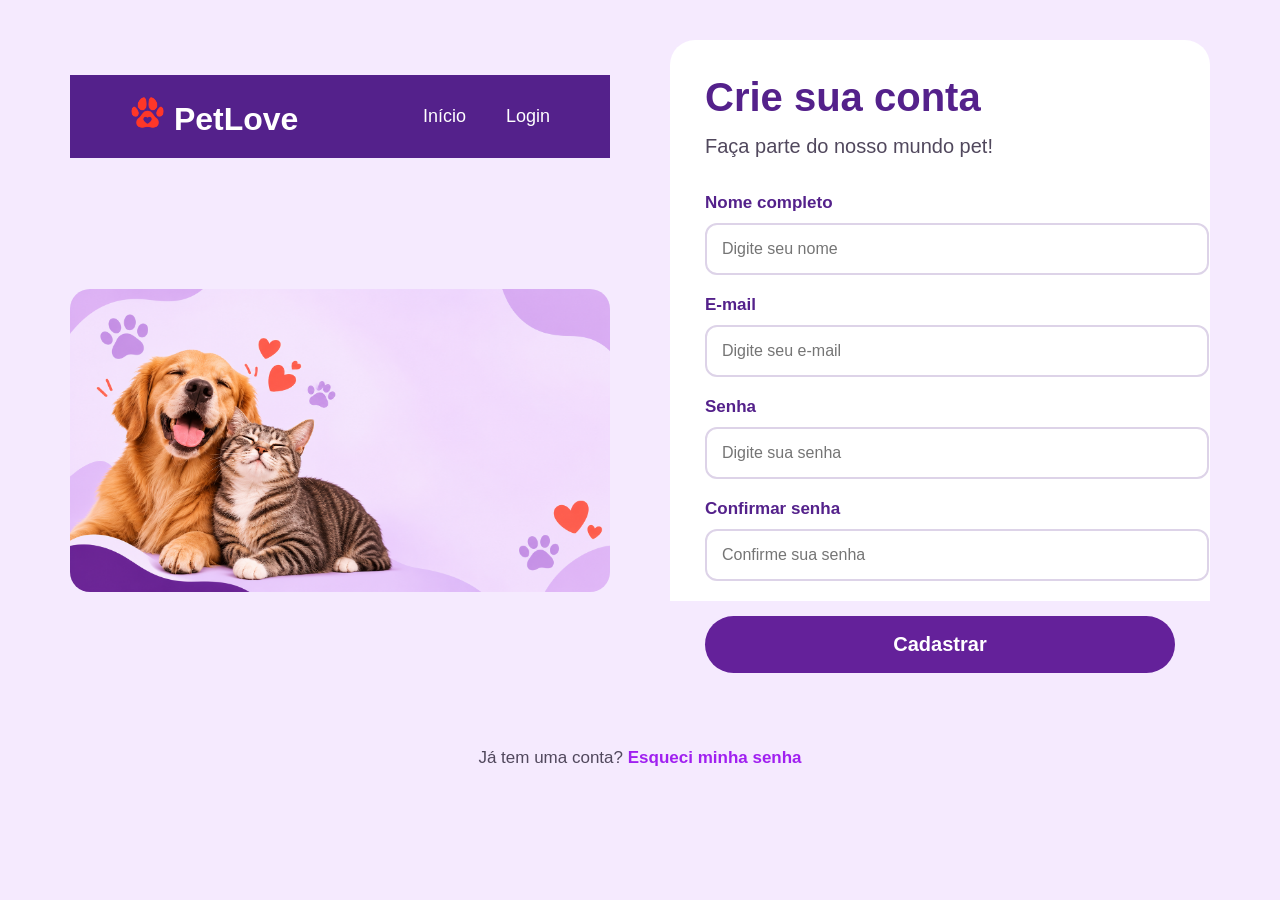
<file: index.html>
<!DOCTYPE html>
<html lang="pt-br">
<head>
    <meta charset="UTF-8">
    <meta name="viewport" content="width=device-width, initial-scale=1.0">
    <title>PetLove</title>
     <link rel="stylesheet" href="./css/formulario.css">
</head>
<body>

    <form>
      <div class="boas-vindas">
        <h1>
            <img class="patinha" src="./img/patinha-love.webp" alt="patinha" >
            PetLove</h1>
         <nav>
                <a href="#">Início</a>
                <a href="#">Login</a>
            </nav>
      </div>

        <div class="img">
            <img src="./img/img-fundo.png" alt="pet">
        </div>
      
        <div class="cadastro">

            <h2>Crie sua conta</h2>
            <p>Faça parte do nosso mundo pet!</p>
        </div>
          
         <div class="form-control">
            <label for="nome">Nome completo</label>
            <input type="text" id="nome" placeholder="Digite seu nome">
         </div>

          <div class="form-control">
            <label for="email">E-mail</label>
            <input type="email" id="email" placeholder="Digite seu e-mail">
         </div>

          <div class="form-control">
            <label for="senha">Senha</label>
            <input type="password" id="senha" placeholder="Digite sua senha">
         </div>

         <div class="form-control">
              <label for="senha">Confirmar senha</label>
              <input type="password" placeholder="Confirme sua senha">
         </div>

            <button type="submit">Cadastrar</button>

    </form>

    <p class="entrar">
        Já tem uma conta? <a href="#">Esqueci minha senha</a>
    </p>
    
</body>
</html>
</file>
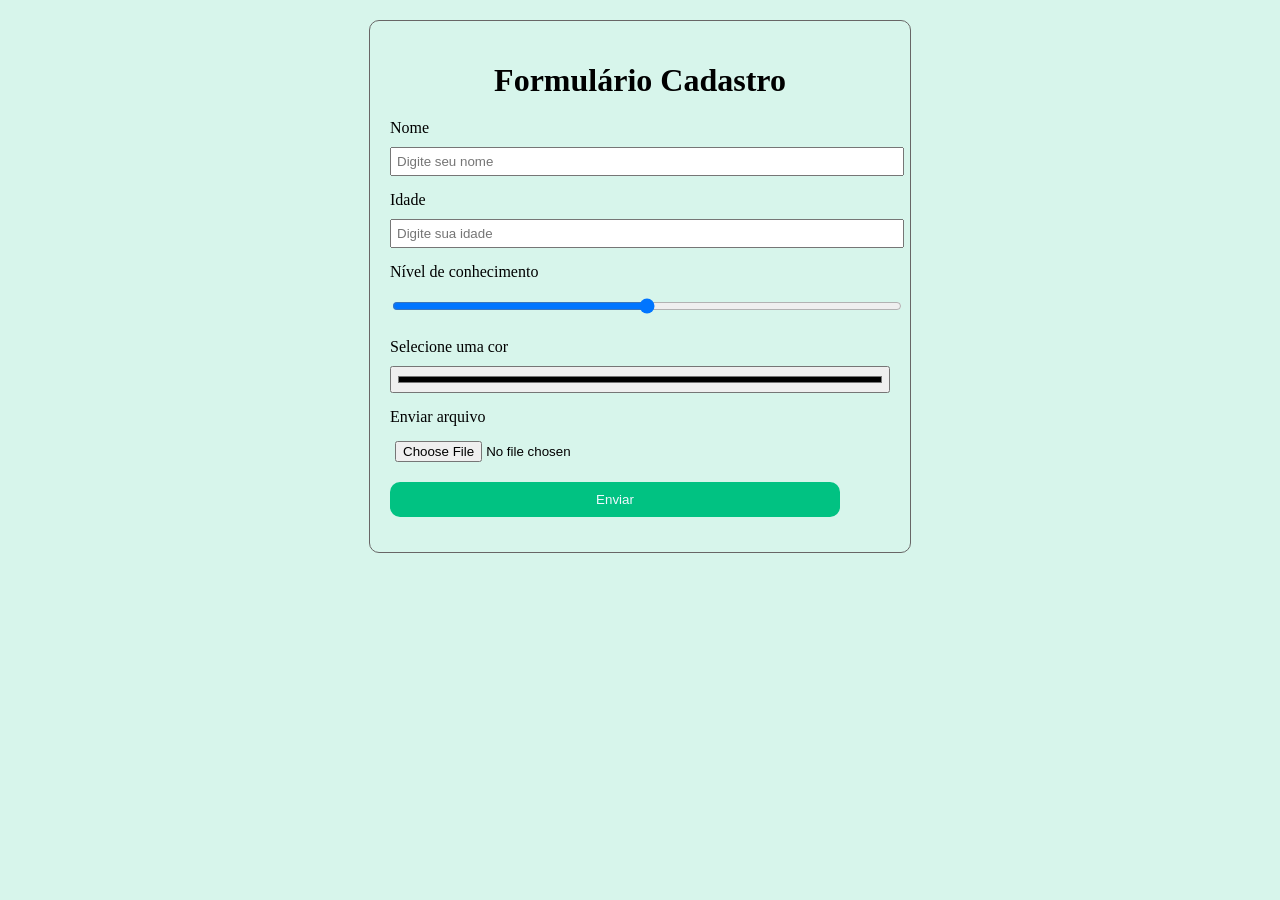
<file: cadastro-new.html>
<!DOCTYPE html>
<html lang="en">
<head>
    <meta charset="UTF-8">
    <meta name="viewport" content="width=device-width, initial-scale=1.0">
    <title>Novo cadastro</title>
    <link rel="stylesheet" href="cadastro-new.css">
</head>
<body>

    <div class="container">
        <h1>Formulário Cadastro</h1>
        <form>

            <div class="form-control">
                <label for="nome">Nome</label>
                <input type="text" id="nome" placeholder="Digite seu nome"/>
            </div>

            <div class="form-control">
                <label for="idade">Idade</label>
                <input type="number" id="idade" placeholder="Digite sua idade" required />
            </div>

            <div class="form-control">
                <label for="nivel">Nível de conhecimento</label>
                <input type="range" id="nivel" min="0" max="100" required>
            </div>

            <div class="form-control">
                <label for="cor">Selecione uma cor</label>
                <input type="color" id="cor" required>
            </div>

            <div class="form-control">
                <label for="arquivo">Enviar arquivo</label>
                <input type="file" id="arquivo" required>
            </div>

            <div class="form-control">
                <button type="submit">Enviar</button>
            </div>

        </form>

    </div>
    
</body>
</html>
</file>
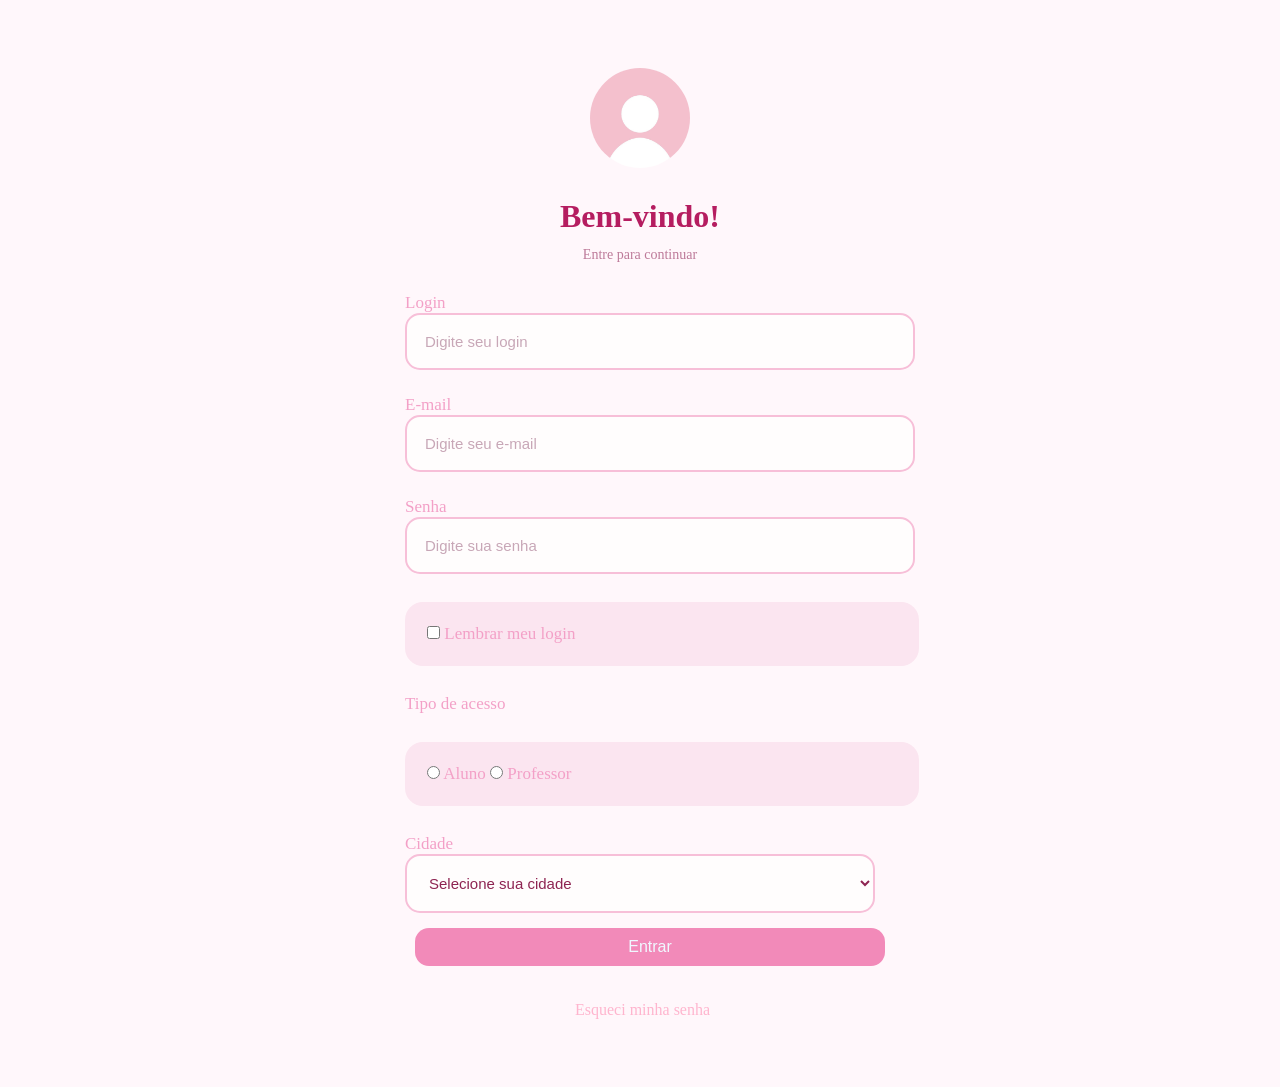
<file: login.html>
<!DOCTYPE html>
<html lang="pt-br">
<head>
    <meta charset="UTF-8">
    <meta name="viewport" content="width=device-width, initial-scale=1.0">
    <title>Login</title>
    <link rel="stylesheet" href="./css/login.css">
</head>
<body>
    <div class="container">

        <div class="imagem">
            <img src="img/login.jpg" alt="login">
        </div>
        <h1>Bem-vindo!</h1>
        <p>Entre para continuar</p>

        <form>
         <div class="form-control">
            <label for="login">Login</label>
            <input type="text" id="login" placeholder="Digite seu login">
         </div>

          <div class="form-control">
            <label for="email">E-mail</label>
            <input type="email" id="email" placeholder="Digite seu e-mail">
         </div>

          <div class="form-control">
            <label for="senha">Senha</label>
            <input type="password" id="senha" placeholder="Digite sua senha">
         </div>

         <div class="form-control">
            <div class="opcoes">
                <input type="checkbox" id="lembrar"/>
                <label for="lembrar">Lembrar meu login</label>
            </div>
         </div>

            <div class="form-control">
                <label>Tipo de acesso</label>

                <div class="opcoes">
                <input type="radio" id="aluno" name="tipo" value="aluno"/>
                <label for="aluno">Aluno</label>

                 <input type="radio" id="professor" name="tipo" value="professor"/>
                <label for="professor">Professor</label>
                </div>
            </div>

            <div class="form-control">
                <label for="cidade">Cidade</label>

                <select id="cidade">
                    <option value="">Selecione sua cidade</option>
                    <option value="jundiai">Jundiaí</option>
                    <option value="sao-paulo">São Paulo</option>
                    <option value="cotia">Cotia</option>
                    <option value="cotia">Santos</option>
                    <option value="cotia">Campinas</option>
                </select>
            
                <div class="form-control">
                    <button type="submit">Entrar</button>
                </div>
            </div>
        </form>

          <a href="recuperar.html">Esqueci minha senha</a>
    </div>
    
  
    
    
</body>
</html>
</file>
<file: css/formulario.css>
*{
    margin: 0;
    padding: 0;
}

body{
     font-family: Arial, sans-serif;
    background-color: #F5EAFE;
}

.boas-vindas {
    background-color: #54218B;
    color: white;

    display: flex;
    align-items: center;
    justify-content: space-between;

    padding: 20px 60px;
}

.boas-vindas h1{
    font-family: 'Roboto', sans-serif;
    font-weight: bold;
}
.boas-vindas h1 img {
    width: 35px;
    height: 35px;
    
}

.boas-vindas nav {
    display: flex;
    gap: 40px;
}

.boas-vindas nav a {
    color: white;
    text-decoration: none;
    font-size: 18px;
}


form {
    display: grid;
    grid-template-columns: 45% 45%;
    justify-content: space-around;
    align-items: center;

    padding: 40px;
}

.img {
    grid-column: 1;
    grid-row: 2 / span 6;
    display: flex;
    justify-content: center;
    align-items: center;
}

.img img {
    width: 100%;
    max-width: 650px;
    border-radius: 20px;
}


.cadastro {
    grid-column: 2;
    background-color: white;

    padding: 35px;
    border-radius: 25px 25px 0 0;
}

.cadastro h2 {
    color: #54218B;
    font-size: 40px;
    margin-bottom: 15px;
}

.cadastro p {
    color: #51485D;
    font-size: 20px;
}


.form-control {
    grid-column: 2;
    background-color: white;
    padding: 0 35px;
}

.form-control label {
    display: block;
    color: #54218B;

    font-size: 17px;
    font-weight: bold;

    margin-bottom: 10px;
}

.form-control input {
    width: 100%;
    padding: 15px;

    border: 2px solid #DDD3E8;
    border-radius: 12px;

    font-size: 16px;
    outline: none;

    margin-bottom: 20px;
}

.form-control input:focus {
    border-color: #64219A;
}



form button {
    grid-column: 2;

    margin: 15px 35px;
    padding: 17px;

    background-color: #64219A;
    color: white;

    border: none;
    border-radius: 30px;

    font-size: 20px;
    font-weight: bold;

    cursor: pointer;
}

.entrar {
    text-align: center;
    color: #51485D;
    font-size: 17px;
    margin: 20px;
}

.entrar a {
    color: #A020F0;
    font-weight: bold;
    text-decoration: none;
}

.entrar a:hover {
    color: #F15B50;
}

@media (max-width: 768px) {

    .boas-vindas {
        flex-direction: column;
        gap: 20px;
    }

    .boas-vindas nav {
        gap: 15px;
        flex-wrap: wrap;
        justify-content: center;
    }

    form {
        display: flex;
        flex-direction: column;
        padding: 20px;
    }

    .img {
        width: 100%;
    }

    .img img {
        width: 100%;
    }

    .cadastro,
    .form-control {
        width: 100%;
    }

    form button {
        width: calc(100% - 70px);
    }
}
</file>
<file: cadastro-new.css>
body{
    background-color: rgb(215, 245, 235);
}

.container{
    max-width: 500px;
    border: 1px solid #686666;
    border-radius: 10px;
    padding: 20px;
    margin: 20px auto;
}

.container h1{
text-align: center;
margin-bottom: 20px;
}

.form-control label{
    margin-bottom: 10px;
    display: block;
}

.form-control{
    margin-bottom: 15px;
}

.form-control input{
    width: 100%;
    padding: 5px;
}

.form-control button{
    width: 90%;
    padding: 10px;
    border: none;
    background-color: rgb(1, 194, 130);
    color: aliceblue;
    cursor: pointer;
    border-radius: 10px;
}
</file>
<file: css/login.css>
*{
    margin: 0;
    padding: 0;
}


body{
    background-color: #fff7fb;
    display: flex;
    justify-content: center;
    align-items: center;
    padding: 30px 18px;
    color: #9f285c;
}

.container{
    width: 100%;
    max-width: 470px;
    margin: 0 auto;
    padding: 38px;
}

.container h1{
    text-align: center; 
    color: #b51d60; 
    font-size: 32px; 
    margin-bottom: 12px;
}
p{
    text-align: center;
    color: #bd7a99;
    margin-bottom: 30px;
    font-size: 14px;
}

.form-control{
    margin-bottom: 15px;
   font-size: 17px;
   margin: 5px 0 25px;
}

/*campos de texto. email, senha e select*/

input[type="text"],
input[type="email"],
input[type="password"],
select {
  width: 100%;
    padding: 18px;
    border: 2px solid #f7bfd8;
    border-radius: 15px;
    background-color: #fffdfd;
    color: #8e2452;
    font-size: 15px;
}
.container input::placeholder{
    color: #c8a7b7;
}


.opcoes{
    background-color: #fbe5f0;
    border-radius: 18px;
    padding: 22px;
    margin: 28px 0;
    width: 100%;
}



button{
    width: 100%;
    margin: 10px;
    padding: 10px;
    background-color: #f28ab9;
    border-radius: 14px;
    border: none;
    cursor: pointer;
    color: aliceblue;
    font-size: 16px;
}

.imagem{
border-radius: 400px;
    width: 100%;
    display: flex;
    justify-content: center;
    align-items: center;
}

.imagem img{
    width: 100px;
border-radius: 100%;
margin-bottom: 30px;
}

label{
    color: #f3a0c7;
}

a{
       color: #ffb5ce;
    text-decoration: none;
    margin-left: 170px;
}
</file>
